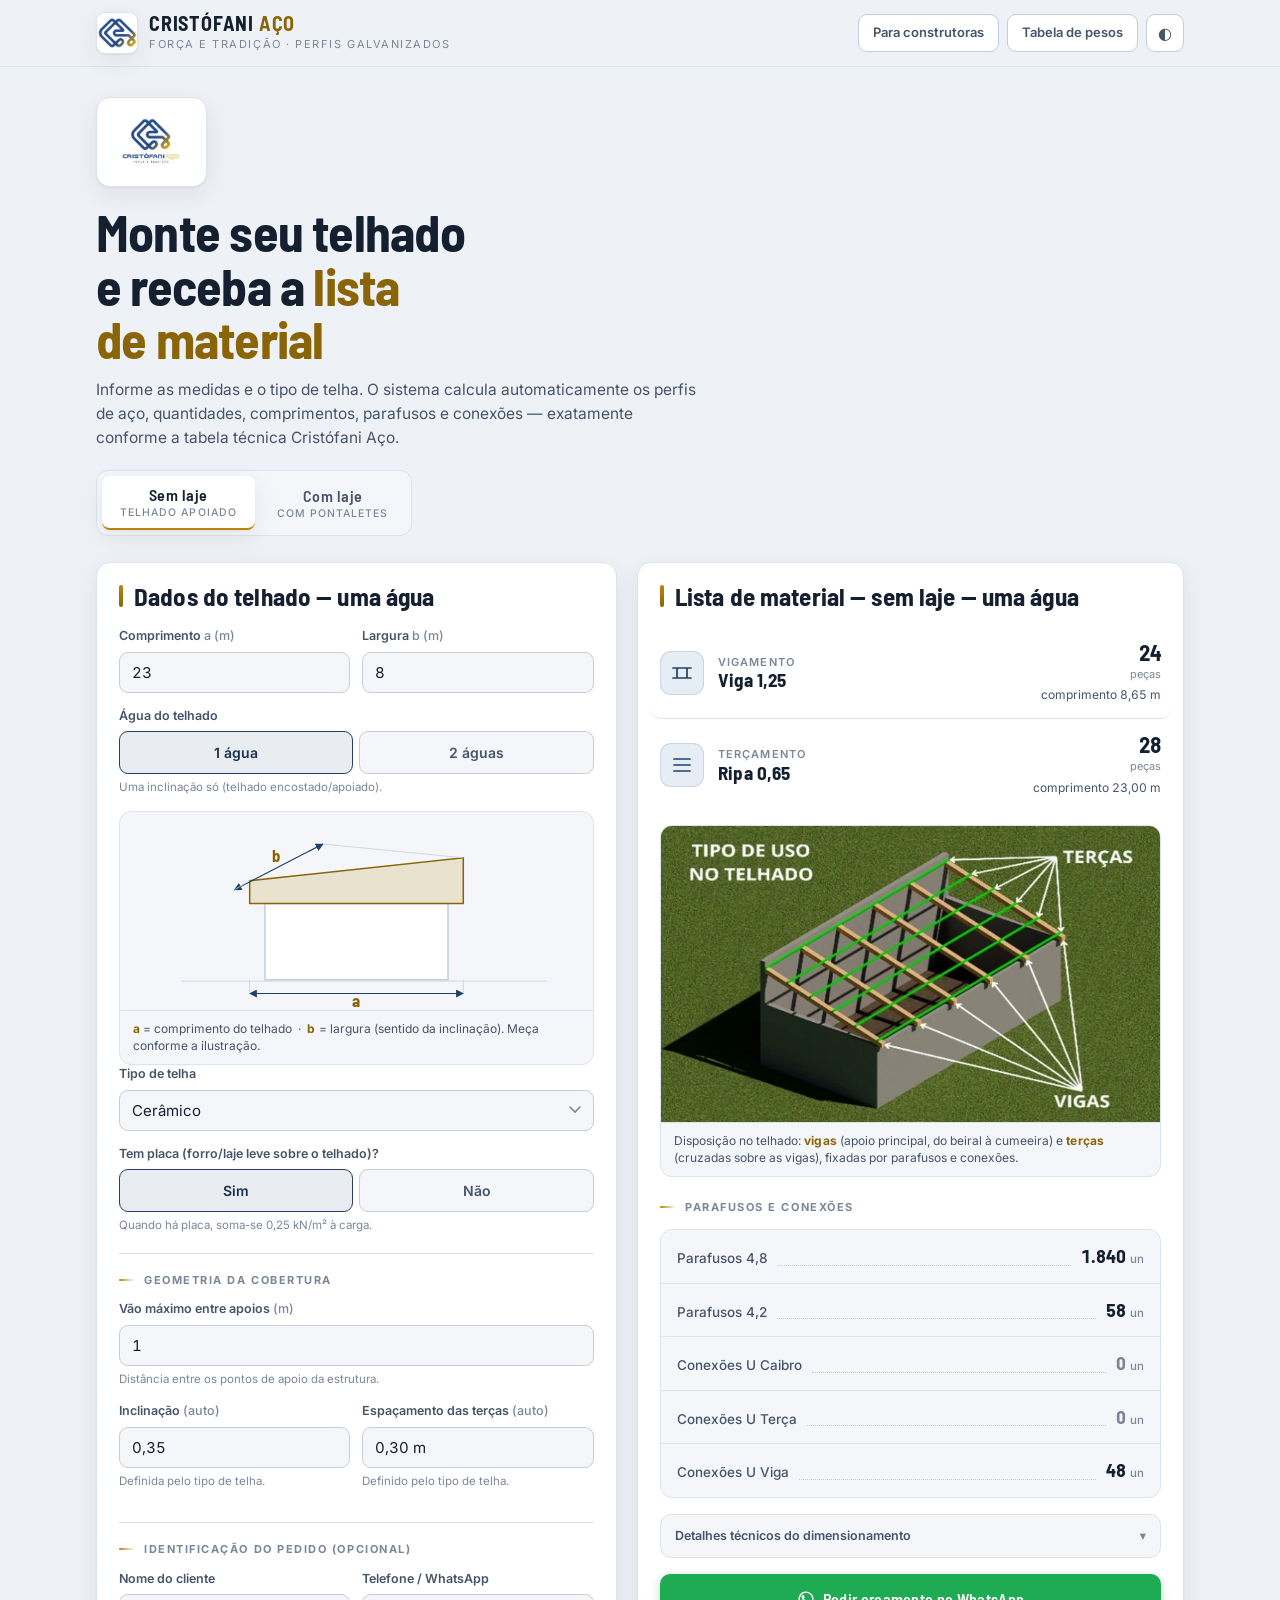
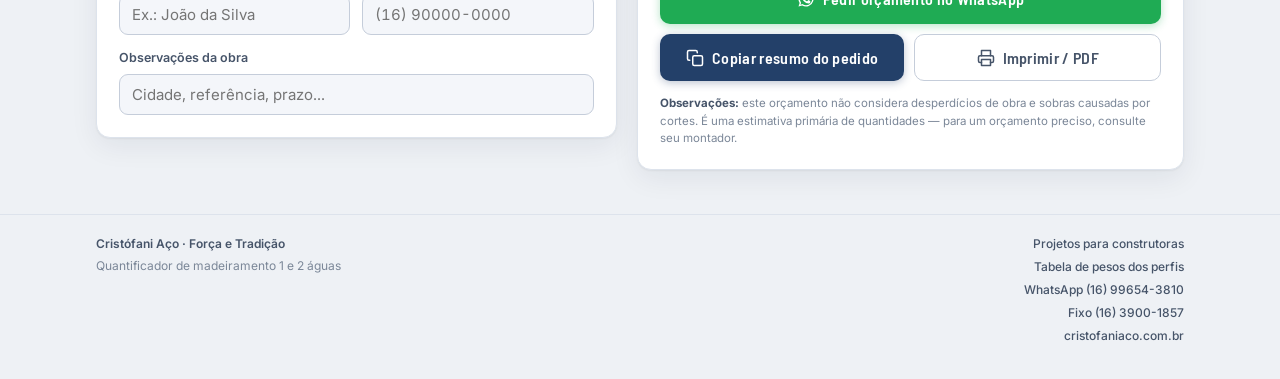
<file: index.html>
<!DOCTYPE html>
<html lang="pt-BR">
<head>
<meta charset="UTF-8">
<meta name="viewport" content="width=device-width, initial-scale=1.0">
<title>Quantificador Cristófani Aço</title>
<style>
  @import url('https://fonts.googleapis.com/css2?family=Barlow+Semi+Condensed:wght@500;600;700&family=Inter:wght@400;500;600;700&display=swap');

  :root{
    --bg:#eef1f5;
    --surface:#ffffff;
    --surface-2:#f4f6fa;
    --ink:#14202f;
    --ink-soft:#465469;
    --ink-faint:#7b8798;
    --line:#dde3ec;
    --line-strong:#c5cdda;
    --accent:#234069;
    --accent-ink:#1a3151;
    --gold:#b8860b;
    --gold-ink:#8a6508;
    --steel:#234069;
    --steel-soft:#e7edf5;
    --good:#1f8a54;
    --warn:#b45309;
    --danger:#c02626;
    --radius:14px;
    --shadow:0 1px 2px rgba(20,30,55,.06), 0 8px 28px rgba(20,30,55,.07);
    --fdisplay:'Barlow Semi Condensed', 'Arial Narrow', sans-serif;
    --fbody:'Inter', system-ui, sans-serif;
  }
  @media (prefers-color-scheme: dark){
    :root:not([data-theme="light"]){
      --bg:#0d1420; --surface:#141d2b; --surface-2:#1b2537;
      --ink:#e8edf5; --ink-soft:#a4b0c2; --ink-faint:#74839a;
      --line:#26324a; --line-strong:#38486a;
      --accent:#5a86c4; --accent-ink:#7ba1d6;
      --gold:#d9b64e; --gold-ink:#e6c86e;
      --steel:#5a86c4; --steel-soft:#1a2740;
      --good:#3fb877; --warn:#e0a34a; --danger:#f0605f;
      --shadow:0 1px 2px rgba(0,0,0,.35), 0 10px 30px rgba(0,0,0,.4);
    }
  }
  :root[data-theme="dark"]{
    --bg:#0d1420; --surface:#141d2b; --surface-2:#1b2537;
    --ink:#e8edf5; --ink-soft:#a4b0c2; --ink-faint:#74839a;
    --line:#26324a; --line-strong:#38486a;
    --accent:#5a86c4; --accent-ink:#7ba1d6;
    --gold:#d9b64e; --gold-ink:#e6c86e;
    --steel:#5a86c4; --steel-soft:#1a2740;
    --good:#3fb877; --warn:#e0a34a; --danger:#f0605f;
    --shadow:0 1px 2px rgba(0,0,0,.35), 0 10px 30px rgba(0,0,0,.4);
  }

  *{box-sizing:border-box}
  body{background:var(--bg);color:var(--ink);font-family:var(--fbody);line-height:1.5;margin:0}
  .wrap{max-width:1120px;margin:0 auto;padding-inline:16px;padding-block:0}

  header.top{position:sticky;top:env(safe-area-inset-top,0px);z-index:20;
    background:color-mix(in srgb, var(--bg) 88%, transparent);
    backdrop-filter:blur(10px);border-bottom:1px solid var(--line)}
  .top-in{display:flex;align-items:center;gap:14px;max-width:1120px;margin:0 auto;
    padding:12px 16px}
  .logo{display:flex;align-items:center;gap:11px;min-width:0}
  .logo .mark{width:42px;height:42px;flex:none;border-radius:9px;background:#fff;
    display:grid;place-items:center;box-shadow:var(--shadow);overflow:hidden;
    border:1px solid var(--line)}
  .logo .mark img{width:100%;height:100%;object-fit:contain}
  .logo .txt{min-width:0}
  .logo .brand{font-family:var(--fdisplay);font-weight:700;font-size:20px;letter-spacing:.04em;
    line-height:1;color:var(--ink)}
  .logo .brand b{color:var(--gold-ink);font-weight:700}
  .logo .sub{font-size:11px;letter-spacing:.14em;text-transform:uppercase;color:var(--ink-faint);
    margin-top:3px;white-space:nowrap;overflow:hidden;text-overflow:ellipsis}
  .top-actions{margin-left:auto;display:flex;gap:8px;align-items:center}
  .theme-btn{border:1px solid var(--line-strong);background:var(--surface);color:var(--ink-soft);
    width:38px;height:38px;border-radius:9px;cursor:pointer;display:grid;place-items:center;font-size:16px}
  .theme-btn:hover{border-color:var(--accent)}

  .intro{padding-block:30px 6px}
  .intro h1{font-family:var(--fdisplay);font-weight:700;font-size:clamp(26px,5.4vw,52px);
    letter-spacing:-.015em;line-height:1.03;margin:0 0 12px;text-wrap:balance;max-width:16ch;
    overflow-wrap:break-word}
  .intro h1 .em{color:var(--gold-ink)}
  .intro p{margin:0;color:var(--ink-soft);max-width:60ch;font-size:15.5px;line-height:1.55}

  .tabs{display:inline-flex;gap:4px;margin-top:20px;background:var(--surface-2);
    border:1px solid var(--line);border-radius:12px;padding:5px}
  .tab{appearance:none;border:0;background:transparent;color:var(--ink-soft);
    font-family:var(--fdisplay);font-weight:600;font-size:16px;letter-spacing:.03em;
    padding:9px 18px;border-radius:8px;cursor:pointer;transition:.15s}
  .tab[aria-selected="true"]{background:var(--surface);color:var(--ink);box-shadow:var(--shadow);
    border-bottom:2px solid var(--gold)}
  .tab .hint{display:block;font-family:var(--fbody);font-weight:500;font-size:10.5px;
    text-transform:uppercase;letter-spacing:.1em;color:var(--ink-faint);margin-top:2px}

  .grid{display:grid;grid-template-columns:minmax(0,1fr) minmax(0,1.05fr);gap:20px;
    margin-top:20px;padding-bottom:44px;align-items:start}
  @media(max-width:820px){.grid{grid-template-columns:1fr}}

  .card{background:var(--surface);border:1px solid var(--line);border-radius:var(--radius);
    box-shadow:var(--shadow);animation:riseIn .55s cubic-bezier(.16,.84,.44,1) both}
  .res-wrap .card{animation-delay:.08s}
  @keyframes riseIn{from{opacity:0;transform:translateY(12px)}to{opacity:1;transform:none}}
  @media (prefers-reduced-motion: reduce){
    .card,.btn{animation:none!important;transition:none!important}
    .btn:hover{transform:none}
  }
  .card-h{padding:20px 22px 0}
  .card-h h2{font-family:var(--fdisplay);font-weight:700;font-size:25px;margin:0;
    letter-spacing:.005em;line-height:1.05;display:flex;align-items:center;gap:11px}
  .card-h h2::before{content:"";width:4px;height:.86em;border-radius:2px;flex:none;
    background:linear-gradient(var(--gold),var(--gold-ink))}
  .card-b{padding:18px 22px 22px}

  .field{margin-bottom:14px}
  .field:last-child{margin-bottom:0}
  .field label{display:block;font-size:12.5px;font-weight:600;color:var(--ink-soft);margin-bottom:6px}
  .field label .u{color:var(--ink-faint);font-weight:500}
  .field .tip{font-size:11.5px;color:var(--ink-faint);margin-top:5px}
  .row2{display:grid;grid-template-columns:1fr 1fr;gap:12px}
  input[type=text],select{width:100%;font-family:var(--fbody);font-size:15px;color:var(--ink);
    background:var(--surface-2);border:1px solid var(--line-strong);border-radius:9px;
    padding:10px 12px;transition:.15s}
  input[type=text]{font-variant-numeric:tabular-nums}
  input:focus,select:focus{outline:none;border-color:var(--accent);
    box-shadow:0 0 0 3px color-mix(in srgb,var(--accent) 20%, transparent)}
  select{cursor:pointer;appearance:none;
    background-image:url("data:image/svg+xml,%3Csvg xmlns='http://www.w3.org/2000/svg' width='12' height='8' viewBox='0 0 12 8'%3E%3Cpath d='M1 1l5 5 5-5' fill='none' stroke='%237b8593' stroke-width='1.6' stroke-linecap='round'/%3E%3C/svg%3E");
    background-repeat:no-repeat;background-position:right 12px center;padding-right:34px}
  .seg{display:flex;gap:6px}
  .seg label{flex:1;margin:0}
  .seg input{position:absolute;opacity:0;pointer-events:none}
  .seg .opt{display:block;text-align:center;padding:10px;border:1px solid var(--line-strong);
    border-radius:9px;cursor:pointer;font-size:14px;font-weight:600;color:var(--ink-soft);
    background:var(--surface-2);transition:.15s}
  .seg input:checked + .opt{border-color:var(--accent);color:var(--accent-ink);
    background:color-mix(in srgb,var(--accent) 10%, var(--surface))}
  .seg input:focus-visible + .opt{box-shadow:0 0 0 3px color-mix(in srgb,var(--accent) 20%, transparent)}
  .divider{height:1px;background:var(--line);margin:18px 0}
  .sec-label{display:flex;align-items:center;gap:9px;font-size:11px;font-weight:700;
    letter-spacing:.14em;text-transform:uppercase;color:var(--ink-faint);margin-bottom:12px}
  .sec-label::before{content:"";width:16px;height:2px;border-radius:1px;flex:none;
    background:linear-gradient(90deg,var(--gold),transparent)}

  .res-wrap{position:sticky;top:calc(env(safe-area-inset-top,0px) + 80px)}
  @media(max-width:820px){.res-wrap{position:static}}

  .matlist{list-style:none;margin:0;padding:0}
  .mat{display:grid;grid-template-columns:auto 1fr auto;gap:14px;align-items:center;
    padding:14px 10px;margin:0 -10px;border-bottom:1px solid var(--line);border-radius:10px;
    transition:background .15s ease}
  .mat:last-child{border-bottom:0}
  .mat:hover{background:var(--surface-2)}
  .mat .ic{width:44px;height:44px;flex:none;border-radius:11px;background:var(--steel-soft);
    display:grid;place-items:center;color:var(--steel);border:1px solid color-mix(in srgb,var(--steel) 14%,transparent)}
  .mat .ic svg{width:24px;height:24px}
  .mat .who{min-width:0}
  .mat .who .role{font-size:11px;font-weight:600;letter-spacing:.1em;text-transform:uppercase;
    color:var(--ink-faint)}
  .mat .who .perfil{font-family:var(--fdisplay);font-weight:700;font-size:19px;letter-spacing:.01em;
    line-height:1.1;color:var(--ink)}
  .mat .who .perfil.na{color:var(--danger);font-size:15px}
  .mat .qty{text-align:right;white-space:nowrap}
  .mat .qty .n{font-family:var(--fdisplay);font-weight:700;font-size:22px;
    font-variant-numeric:tabular-nums;line-height:1;color:var(--ink)}
  .mat .qty .lbl{font-size:11px;color:var(--ink-faint);margin-top:3px}
  .mat .qty .len{font-size:12px;color:var(--ink-soft);margin-top:4px;font-variant-numeric:tabular-nums}

  .speclist{margin-top:14px;border:1px solid var(--line);border-radius:12px;overflow:hidden;
    background:var(--surface-2)}
  .specrow{display:flex;align-items:baseline;gap:10px;padding:12px 16px;border-top:1px solid var(--line)}
  .specrow:first-child{border-top:0}
  .specrow .k{font-size:13.5px;color:var(--ink-soft);font-weight:500}
  .specrow .leader{flex:1;border-bottom:1px dotted var(--line-strong);align-self:flex-end;
    margin-bottom:5px;min-width:16px}
  .specrow .v{font-family:var(--fdisplay);font-weight:700;font-size:19px;color:var(--ink);
    font-variant-numeric:tabular-nums;white-space:nowrap}
  .specrow .v .un{font-family:var(--fbody);font-weight:500;font-size:11.5px;color:var(--ink-faint);
    margin-left:4px}
  .specrow.zero .v{color:var(--ink-faint)}

  details.tech{margin-top:16px;border:1px solid var(--line);border-radius:11px;background:var(--surface-2);
    overflow:hidden}
  details.tech summary{cursor:pointer;padding:12px 14px;font-size:12.5px;font-weight:600;
    color:var(--ink-soft);list-style:none;display:flex;align-items:center;gap:8px}
  details.tech summary::-webkit-details-marker{display:none}
  details.tech summary .chev{margin-left:auto;transition:.2s;color:var(--ink-faint)}
  details.tech[open] summary .chev{transform:rotate(180deg)}
  .tech-tbl{width:100%;border-collapse:collapse;font-size:12.5px}
  .tech-tbl td{padding:8px 14px;border-top:1px solid var(--line)}
  .tech-tbl td:first-child{color:var(--ink-soft)}
  .tech-tbl td:last-child{text-align:right;font-variant-numeric:tabular-nums;font-weight:600;color:var(--ink)}

  .actions{display:flex;gap:10px;margin-top:16px;flex-wrap:wrap}
  .btn{flex:1;min-width:140px;appearance:none;border:0;cursor:pointer;font-family:var(--fdisplay);
    font-weight:600;font-size:16px;letter-spacing:.02em;padding:13px 16px;border-radius:10px;
    display:inline-flex;align-items:center;justify-content:center;gap:8px;transition:.15s}
  .btn svg{width:18px;height:18px}
  .btn{transition:transform .15s ease, background .15s ease, border-color .15s ease, box-shadow .15s ease}
  .btn-primary{background:var(--accent);color:#fff;box-shadow:0 2px 8px color-mix(in srgb,var(--accent) 30%,transparent)}
  .btn-primary:hover{background:var(--accent-ink);transform:translateY(-1px);
    box-shadow:0 8px 20px color-mix(in srgb,var(--accent) 34%,transparent)}
  .btn-ghost{background:var(--surface);color:var(--ink-soft);border:1px solid var(--line-strong)}
  .btn-ghost:hover{border-color:var(--accent);color:var(--accent-ink);transform:translateY(-1px)}
  .btn:active{transform:translateY(0)}
  .btn:focus-visible{outline:none;box-shadow:0 0 0 3px color-mix(in srgb,var(--accent) 32%,transparent)}
  .btn-wa{flex:1 1 100%;background:#1fab54;color:#fff;text-decoration:none;
    box-shadow:0 2px 8px rgba(31,171,84,.32)}
  .btn-wa:hover{background:#188f45;transform:translateY(-1px);box-shadow:0 8px 20px rgba(31,171,84,.36)}
  .btn-wa:focus-visible{box-shadow:0 0 0 3px rgba(31,171,84,.4)}

  .note{margin-top:14px;font-size:11.5px;color:var(--ink-faint);line-height:1.5}
  .note b{color:var(--ink-soft)}

  .logo-band{display:inline-flex;background:#fff;border:1px solid var(--line);border-radius:14px;
    padding:12px 20px;box-shadow:var(--shadow);margin-bottom:18px}
  .logo-band img{height:64px;width:auto;display:block}
  figure.diag{margin:14px 0 0;border:1px solid var(--line);border-radius:12px;overflow:hidden;
    background:var(--surface-2)}
  figure.diag img{display:block;width:100%;height:auto}
  figure.diag svg{display:block;width:100%;height:auto}
  figure.diag figcaption{padding:9px 13px;font-size:12px;color:var(--ink-soft);
    border-top:1px solid var(--line);line-height:1.45}
  figure.diag figcaption b{color:var(--gold-ink);font-weight:700;letter-spacing:.02em}

  .toast{position:fixed;left:50%;bottom:24px;transform:translateX(-50%) translateY(20px);
    background:var(--steel);color:#fff;padding:11px 20px;border-radius:10px;font-size:14px;font-weight:600;
    box-shadow:0 10px 30px rgba(0,0,0,.25);opacity:0;pointer-events:none;transition:.25s;z-index:50}
  .toast.show{opacity:1;transform:translateX(-50%) translateY(0)}

  footer{border-top:1px solid var(--line);padding:20px 0 34px;color:var(--ink-faint);font-size:12px}
  footer .wrap{display:flex;justify-content:space-between;gap:16px;flex-wrap:wrap;align-items:flex-start}
  .fcontacts{display:flex;flex-direction:column;gap:5px;text-align:right}
  @media(max-width:560px){.fcontacts{text-align:left}}
  .fcontacts a{color:var(--ink-soft);text-decoration:none;font-weight:500}
  .fcontacts a:hover{color:var(--gold-ink)}

  @media print{
    header.top,.tabs,.actions,.theme-btn,.intro p,footer{display:none!important}
    body{background:#fff}
    .card{box-shadow:none;border-color:#ccc;break-inside:avoid}
    .grid{grid-template-columns:1fr 1fr}
  }
</style>
</head>
<body>
<header class="top">
  <div class="top-in">
    <div class="logo">
      <div class="mark">
        <img src="[data-uri]" alt="Cristófani Aço">
      </div>
      <div class="txt">
        <div class="brand">CRISTÓFANI <b>AÇO</b></div>
        <div class="sub">Força e Tradição · Perfis Galvanizados</div>
      </div>
    </div>
    <div class="top-actions">
      <a class="theme-btn" style="width:auto;padding:0 14px;font-size:13px;font-family:var(--fbody);font-weight:600;text-decoration:none;color:var(--ink-soft)" href="projetos-construtoras.html" title="Projetos estruturais para construtoras">Para construtoras</a>
      <a class="theme-btn" style="width:auto;padding:0 14px;font-size:13px;font-family:var(--fbody);font-weight:600;text-decoration:none;color:var(--ink-soft)" href="tabela-pesos-perfis.html" title="Tabela de pesos dos perfis">Tabela de pesos</a>
      <button class="theme-btn" id="themeBtn" title="Alternar tema" aria-label="Alternar tema">◐</button>
    </div>
  </div>
</header>

<main class="wrap">
  <section class="intro">
    <div class="logo-band">
      <img src="[data-uri]" alt="Cristófani Aço — Força e Tradição">
    </div>
    <h1>Monte seu telhado e receba a <span class="em">lista de material</span></h1>
    <p>Informe as medidas e o tipo de telha. O sistema calcula automaticamente os perfis de aço,
       quantidades, comprimentos, parafusos e conexões — exatamente conforme a tabela técnica Cristófani Aço.</p>

    <div class="tabs" role="tablist" aria-label="Tipo de estrutura">
      <button class="tab" id="tab-sem" role="tab" aria-selected="true" aria-controls="panel">
        Sem laje<span class="hint">Telhado apoiado</span>
      </button>
      <button class="tab" id="tab-com" role="tab" aria-selected="false" aria-controls="panel">
        Com laje<span class="hint">Com pontaletes</span>
      </button>
    </div>
  </section>

  <div class="grid" id="panel" role="tabpanel">
    <div class="card">
      <div class="card-h">
        <h2 id="formTitle">Dados do telhado</h2>
      </div>
      <div class="card-b">
        <div class="row2">
          <div class="field">
            <label for="a">Comprimento <span class="u">a (m)</span></label>
            <input type="text" id="a" inputmode="decimal" value="23">
          </div>
          <div class="field">
            <label for="b">Largura <span class="u">b (m)</span><span id="bHint"></span></label>
            <input type="text" id="b" inputmode="decimal" value="8">
          </div>
        </div>

        <div class="field">
          <label>Água do telhado</label>
          <div class="seg" role="radiogroup" aria-label="Número de águas">
            <label><input type="radio" name="aguas" value="1" checked><span class="opt">1 água</span></label>
            <label><input type="radio" name="aguas" value="2"><span class="opt">2 águas</span></label>
          </div>
          <div class="tip" id="aguasTip">Uma inclinação só (telhado encostado/apoiado).</div>
        </div>
        <figure class="diag" id="diagUma">
          <svg viewBox="0 0 620 260" xmlns="http://www.w3.org/2000/svg" role="img" aria-label="Casa com telhado de uma água mostrando as medidas a e b">
            <defs>
              <marker id="arrowUma" viewBox="0 0 10 10" refX="9" refY="5" markerWidth="7" markerHeight="7" orient="auto-start-reverse">
                <path d="M0,0 L10,5 L0,10 z" fill="var(--accent)"/>
              </marker>
            </defs>
            <line x1="80" y1="222" x2="560" y2="222" stroke="var(--line)" stroke-width="2"/>
            <polygon points="190,220 190,120 430,120 430,220" fill="var(--surface)" stroke="var(--line-strong)" stroke-width="2"/>
            <polygon points="170,120 450,120 450,60 170,90" fill="var(--gold)" fill-opacity="0.18" stroke="var(--gold-ink)" stroke-width="2"/>
            <line x1="150" y1="102" x2="266" y2="42" stroke="var(--accent)" stroke-width="1.5" marker-start="url(#arrowUma)" marker-end="url(#arrowUma)"/>
            <line x1="170" y1="90" x2="150" y2="102" stroke="var(--line-strong)" stroke-width="1"/>
            <line x1="450" y1="60" x2="266" y2="42" stroke="var(--line-strong)" stroke-width="1"/>
            <text x="205" y="65" text-anchor="middle" font-family="'Barlow Semi Condensed',sans-serif" font-weight="700" font-size="22" fill="var(--gold-ink)">b</text>
            <line x1="170" y1="238" x2="450" y2="238" stroke="var(--accent)" stroke-width="1.5" marker-start="url(#arrowUma)" marker-end="url(#arrowUma)"/>
            <line x1="170" y1="220" x2="170" y2="238" stroke="var(--line-strong)" stroke-width="1"/>
            <line x1="450" y1="220" x2="450" y2="238" stroke="var(--line-strong)" stroke-width="1"/>
            <text x="310" y="255" text-anchor="middle" font-family="'Barlow Semi Condensed',sans-serif" font-weight="700" font-size="22" fill="var(--gold-ink)">a</text>
          </svg>
          <figcaption><b>a</b> = comprimento do telhado &nbsp;·&nbsp; <b>b</b> = largura (sentido da inclinação). Meça conforme a ilustração.</figcaption>
        </figure>

        <figure class="diag" id="diagDuas" hidden>
          <svg viewBox="0 0 620 260" xmlns="http://www.w3.org/2000/svg" role="img" aria-label="Casa com telhado de duas águas mostrando as medidas a e b de cada água">
            <defs>
              <marker id="arrowDuas" viewBox="0 0 10 10" refX="9" refY="5" markerWidth="7" markerHeight="7" orient="auto-start-reverse">
                <path d="M0,0 L10,5 L0,10 z" fill="var(--accent)"/>
              </marker>
            </defs>
            <line x1="90" y1="222" x2="600" y2="222" stroke="var(--line)" stroke-width="2"/>
            <polygon points="170,140 350,140 350,220 170,220" fill="var(--surface)" stroke="var(--line-strong)" stroke-width="2"/>
            <polygon points="350,140 550,100 550,180 350,220" fill="var(--surface-2)" stroke="var(--line-strong)" stroke-width="2"/>
            <polygon points="150,140 260,70 460,30 350,100" fill="var(--gold)" fill-opacity="0.10" stroke="var(--line-strong)" stroke-width="1.5"/>
            <polygon points="370,140 260,70 460,30 570,100" fill="var(--gold)" fill-opacity="0.14" stroke="var(--line-strong)" stroke-width="1.5"/>
            <polygon points="150,140 260,70 370,140" fill="var(--gold)" fill-opacity="0.20" stroke="var(--gold-ink)" stroke-width="2"/>
            <line x1="260" y1="70" x2="460" y2="30" stroke="var(--accent)" stroke-width="3" stroke-dasharray="6 4"/>
            <text x="360" y="50" text-anchor="middle" font-family="Inter,sans-serif" font-style="italic" font-size="11" fill="var(--ink-faint)">cumeeira</text>
            <line x1="138.2" y1="121.5" x2="248.2" y2="51.5" stroke="var(--accent)" stroke-width="1.5" marker-start="url(#arrowDuas)" marker-end="url(#arrowDuas)"/>
            <line x1="150" y1="140" x2="138.2" y2="121.5" stroke="var(--line-strong)" stroke-width="1"/>
            <line x1="260" y1="70" x2="248.2" y2="51.5" stroke="var(--line-strong)" stroke-width="1"/>
            <text x="186" y="75" text-anchor="middle" font-family="'Barlow Semi Condensed',sans-serif" font-weight="700" font-size="20" fill="var(--gold-ink)">b</text>
            <line x1="271.8" y1="51.5" x2="381.8" y2="121.5" stroke="var(--accent)" stroke-width="1.5" marker-start="url(#arrowDuas)" marker-end="url(#arrowDuas)"/>
            <line x1="260" y1="70" x2="271.8" y2="51.5" stroke="var(--line-strong)" stroke-width="1"/>
            <line x1="370" y1="140" x2="381.8" y2="121.5" stroke="var(--line-strong)" stroke-width="1"/>
            <text x="334" y="75" text-anchor="middle" font-family="'Barlow Semi Condensed',sans-serif" font-weight="700" font-size="20" fill="var(--gold-ink)">b</text>
            <line x1="256.1" y1="50.4" x2="456.1" y2="10.4" stroke="var(--accent)" stroke-width="1.5" marker-start="url(#arrowDuas)" marker-end="url(#arrowDuas)"/>
            <line x1="260" y1="70" x2="256.1" y2="50.4" stroke="var(--line-strong)" stroke-width="1"/>
            <line x1="460" y1="30" x2="456.1" y2="10.4" stroke="var(--line-strong)" stroke-width="1"/>
            <text x="353" y="17" text-anchor="middle" font-family="'Barlow Semi Condensed',sans-serif" font-weight="700" font-size="20" fill="var(--gold-ink)">a</text>
          </svg>
          <figcaption><b>a</b> = comprimento (sentido da cumeeira) &nbsp;·&nbsp; <b>b</b> = largura de cada água (repetida nos dois lados, do beiral até a cumeeira). As quantidades de material já somam as duas águas.</figcaption>
        </figure>

        <div class="field">
          <label for="telha">Tipo de telha</label>
          <select id="telha">
            <option>Cerâmico</option>
            <option>Concreto</option>
            <option>Fibrocimento</option>
            <option>Aço galvanizado</option>
            <option>Termoacústico</option>
            <option>Shingle</option>
          </select>
        </div>

        <div class="field">
          <label>Tem placa (forro/laje leve sobre o telhado)?</label>
          <div class="seg" role="radiogroup" aria-label="Tem placa">
            <label><input type="radio" name="placa" value="Sim" checked><span class="opt">Sim</span></label>
            <label><input type="radio" name="placa" value="Não"><span class="opt">Não</span></label>
          </div>
          <div class="tip">Quando há placa, soma-se 0,25 kN/m² à carga.</div>
        </div>

        <div class="divider"></div>
        <div class="sec-label">Geometria da cobertura</div>

        <div class="field">
          <label for="vao">Vão máximo entre apoios <span class="u">(m)</span></label>
          <input type="text" id="vao" inputmode="decimal" value="1">
          <div class="tip" id="vaoTip">Distância entre os pontos de apoio da estrutura.</div>
        </div>

        <div id="semExtra">
          <div class="row2">
            <div class="field">
              <label>Inclinação <span class="u">(auto)</span></label>
              <input type="text" id="incAuto" value="—" readonly>
              <div class="tip">Definida pelo tipo de telha.</div>
            </div>
            <div class="field">
              <label>Espaçamento das terças <span class="u">(auto)</span></label>
              <input type="text" id="espAuto" value="—" readonly>
              <div class="tip">Definido pelo tipo de telha.</div>
            </div>
          </div>
        </div>

        <div id="comExtra" hidden>
          <div class="row2">
            <div class="field">
              <label for="inc">Inclinação <span class="u">(i, ex: 0,10)</span></label>
              <input type="text" id="inc" inputmode="decimal" value="0,10">
            </div>
            <div class="field">
              <label for="esp">Espaçamento das terças <span class="u">(m)</span></label>
              <input type="text" id="esp" inputmode="decimal" value="1,5">
              <div class="tip">Recomenda-se não passar de 1,2 m no vão da ripa.</div>
            </div>
          </div>
          <div class="row2">
            <div class="field">
              <label for="pont">Pontaletes por linha <span class="u">(un)</span></label>
              <input type="text" id="pont" inputmode="decimal" value="4">
            </div>
            <div class="field">
              <label for="alt">Altura média dos pontaletes <span class="u">(m)</span></label>
              <input type="text" id="alt" inputmode="decimal" value="1">
            </div>
          </div>
        </div>

        <div class="divider"></div>
        <div class="sec-label">Identificação do pedido (opcional)</div>
        <div class="row2">
          <div class="field">
            <label for="cliNome">Nome do cliente</label>
            <input type="text" id="cliNome" placeholder="Ex.: João da Silva">
          </div>
          <div class="field">
            <label for="cliTel">Telefone / WhatsApp</label>
            <input type="text" id="cliTel" placeholder="(16) 90000-0000">
          </div>
        </div>
        <div class="field">
          <label for="cliObs">Observações da obra</label>
          <input type="text" id="cliObs" placeholder="Cidade, referência, prazo...">
        </div>
      </div>
    </div>
    <div class="res-wrap">
      <div class="card">
        <div class="card-h">
          <h2 id="resTitle">Lista de material</h2>
        </div>
        <div class="card-b">
          <ul class="matlist" id="matlist"></ul>

          <figure class="diag" id="estruturaUma">
            <img src="[data-uri]" alt="Estrutura de uma água: vigas apoiadas na parede e terças cruzadas sobre elas">
            <figcaption>Disposição no telhado: <b>vigas</b> (apoio principal, do beiral à cumeeira) e <b>terças</b> (cruzadas sobre as vigas), fixadas por parafusos e conexões.</figcaption>
          </figure>
          <figure class="diag" id="estruturaDuas" hidden>
            <img src="[data-uri]" alt="Estrutura de duas águas: vigas e terças espelhadas nos dois lados, encontrando-se na cumeeira central">
            <figcaption>Disposição no telhado: <b>vigas</b> e <b>terças</b> se repetem espelhadas nos dois lados, encontrando-se na cumeeira central, fixadas por parafusos e conexões.</figcaption>
          </figure>

          <div class="sec-label" style="margin-top:22px">Parafusos e conexões</div>
          <div class="speclist" id="tiles"></div>

          <details class="tech">
            <summary>Detalhes técnicos do dimensionamento
              <span class="chev">▾</span></summary>
            <table class="tech-tbl"><tbody id="techBody"></tbody></table>
          </details>

          <div class="actions">
            <a class="btn btn-wa" id="waBtn" href="https://wa.me/5516996543810" target="_blank" rel="noopener">
              <svg viewBox="0 0 24 24" fill="currentColor" aria-hidden="true"><path d="M17.5 14.4c-.3-.2-1.7-.8-2-.9-.3-.1-.5-.2-.7.2-.2.3-.7.9-.9 1.1-.2.2-.3.2-.6.1-.3-.2-1.2-.5-2.3-1.4-.9-.8-1.4-1.7-1.6-2-.2-.3 0-.5.1-.6.1-.1.3-.3.4-.5.1-.2.2-.3.3-.5.1-.2 0-.4 0-.5 0-.1-.7-1.6-.9-2.2-.2-.6-.5-.5-.7-.5h-.6c-.2 0-.5.1-.8.4-.3.3-1 1-1 2.5s1.1 2.9 1.2 3.1c.2.2 2.1 3.2 5 4.5.7.3 1.2.5 1.7.6.7.2 1.3.2 1.8.1.6-.1 1.7-.7 1.9-1.3.2-.7.2-1.2.2-1.3-.1-.2-.3-.2-.6-.4z"/><path d="M12 2a10 10 0 0 0-8.5 15.3L2 22l4.8-1.5A10 10 0 1 0 12 2zm0 18.2c-1.5 0-3-.4-4.3-1.2l-.3-.2-2.8.9.9-2.8-.2-.3A8.2 8.2 0 1 1 12 20.2z"/></svg>
              Pedir orçamento no WhatsApp
            </a>
            <button class="btn btn-primary" id="copyBtn">
              <svg viewBox="0 0 24 24" fill="none" stroke="currentColor" stroke-width="2" stroke-linecap="round" stroke-linejoin="round"><rect x="9" y="9" width="13" height="13" rx="2"/><path d="M5 15H4a2 2 0 0 1-2-2V4a2 2 0 0 1 2-2h9a2 2 0 0 1 2 2v1"/></svg>
              Copiar resumo do pedido
            </button>
            <button class="btn btn-ghost" id="printBtn">
              <svg viewBox="0 0 24 24" fill="none" stroke="currentColor" stroke-width="2" stroke-linecap="round" stroke-linejoin="round"><path d="M6 9V2h12v7"/><path d="M6 18H4a2 2 0 0 1-2-2v-5a2 2 0 0 1 2-2h16a2 2 0 0 1 2 2v5a2 2 0 0 1-2 2h-2"/><rect x="6" y="14" width="12" height="8"/></svg>
              Imprimir / PDF
            </button>
          </div>

          <div class="note">
            <b>Observações:</b> este orçamento não considera desperdícios de obra e sobras causadas por
            cortes. É uma estimativa primária de quantidades — para um orçamento preciso, consulte seu montador.
          </div>
        </div>
      </div>
    </div>
  </div>
</main>

<footer>
  <div class="wrap">
    <div>
      <div style="color:var(--ink-soft);font-weight:600">Cristófani Aço · Força e Tradição</div>
      <div style="margin-top:4px">Quantificador de madeiramento 1 e 2 águas</div>
    </div>
    <div class="fcontacts">
      <a href="projetos-construtoras.html">Projetos para construtoras</a>
      <a href="tabela-pesos-perfis.html">Tabela de pesos dos perfis</a>
      <a href="https://wa.me/5516996543810" target="_blank" rel="noopener">WhatsApp (16) 99654-3810</a>
      <a href="tel:+551639001857">Fixo (16) 3900-1857</a>
      <a href="https://cristofaniaco.com.br" target="_blank" rel="noopener">cristofaniaco.com.br</a>
    </div>
  </div>
</footer>

<div class="toast" id="toast">Resumo copiado!</div>
<script>
/* ===== Tabela técnica (idêntica à planilha "Calculo Perfis alterado") =====
   Materiais da nova tabela: Ripa 0,65 · Caibro Fechado 0,65 · Caibro Fechado 0,80
   · Terça 0,80 · Terça 0,95 · Terça 1,25 · Viga 1,25 · Viga 1,55            */

const SEM_LOOKUP = [
  ["Ripa 0,65", 13487.4],
  ["Caibro Fechado 0,65", 99473.05636666653],
  ["Caibro Fechado 0,80", 121517.90386666637],
  ["Terça 0,80", 684498.2959083343],
  ["Terça 0,95", 762821.3180750012],
  ["Terça 1,25", 995047.109375],
  ["Viga 1,25", 3548025.1822916665],
  ["Viga 1,55", 4375232],
];
const COM_VIGA_LOOKUP = [
  ["Caibro Fechado 0,65", 99473.05636666653],
  ["Caibro Fechado 0,80", 121517.90386666637],
  ["Terça 0,80", 684498.2959083343],
  ["Terça 0,95", 762821.3180750012],
  ["Terça 1,25", 995047.109375],
  ["Viga 1,25", 3548025.1822916665],
];
const COM_TERCA_LOOKUP = [
  ["Ripa 0,65", 13487.4],
  ["Caibro Fechado 0,65", 99473.05636666653],
  ["Caibro Fechado 0,80", 121517.90386666637],
  ["Terça 0,80", 684498.2959083343],
  ["Terça 0,95", 762821.3180750012],
  ["Terça 1,25", 995047.109375],
  ["Viga 1,25", 3548025.1822916665],
  ["Viga 1,55", 4375232],
];
const TELHAS = {
  "Cerâmico":        {carga:0.60, i:0.35, esp:0.30, paraf:10},
  "Concreto":        {carga:0.51, i:0.35, esp:0.30, paraf:10},
  "Fibrocimento":    {carga:0.24, i:0.27, esp:1.76, paraf:8},
  "Aço galvanizado": {carga:0.14, i:0.07, esp:1.50, paraf:5},
  "Termoacústico":   {carga:0.13, i:0.07, esp:1.50, paraf:5},
  "Shingle":         {carga:0.64, i:0.17, esp:0.60, paraf:12},
};

const ceil1  = x => Math.ceil(x);
const ceil05 = x => Math.ceil(x/0.05)*0.05;
const inercia = (carga, vao) => { const defl = vao/120;
  return ((5*carga*Math.pow(vao,4))/(384*206000000*defl))*1e12; };
function pickFromList(need, list){
  for(const [name,I] of list){ if(I > need) return name; }
  return "Não atendido";
}

/* ===== Cálculos (réplica exata das abas) — sempre por UMA água ===== */
function calcSemLaje(a,b,telhaNome,placa,vao){
  const t = TELHAS[telhaNome];
  const iPct = t.i, angle = Math.atan(iPct);
  const carga = t.carga + (placa ? 0.25 : 0);
  const esp = t.esp;

  const vNeed = inercia(carga*vao, b);
  const vigaPerfil = pickFromList(vNeed, SEM_LOOKUP);
  const tNeed = inercia(carga*esp, vao);
  const tercaPerfil = pickFromList(tNeed, SEM_LOOKUP);

  const nA = ceil1(a/vao)+1, nB = ceil1(b/esp)+1;
  const vigaComp = ceil05((b/Math.abs(Math.cos(angle)))+0.15);

  const has = (p,w)=>p.includes(w);
  return {
    modo:"Sem laje", aguas:1, a,b,telha:telhaNome,placa,vao,iPct,esp,carga,angle,
    viga:{perfil:vigaPerfil, qtd:nA, comp:vigaComp, need:vNeed},
    terca:{perfil:tercaPerfil, qtd:nB, comp:a, need:tNeed},
    pontalete:null,
    paraf48: t.paraf*a*b,
    paraf42: (telhaNome==="Cerâmico"||telhaNome==="Concreto") ? nB*2+2 : 0,
    conexCaibro:(has(vigaPerfil,"Caibro")?nA*2:0)+(has(tercaPerfil,"Caibro")?nB*nA:0),
    conexTerca:(has(vigaPerfil,"Terça")?nA*2:0)+(has(tercaPerfil,"Terça")?nB*nA:0),
    conexViga:(has(vigaPerfil,"Viga")?nA*2:0)+(has(tercaPerfil,"Viga")?nB*nA:0),
  };
}
function calcComLaje(a,b,telhaNome,placa,iPct,vao,esp,pont,alt){
  const t = TELHAS[telhaNome];
  const angle = Math.atan(iPct);
  const carga = t.carga + (placa ? 0.25 : 0);

  const vNeed = inercia(carga*vao, b/(pont+1));
  const vigaPerfil = pickFromList(vNeed, COM_VIGA_LOOKUP);
  const tNeed = inercia(carga*esp, vao);
  const tercaPerfil = pickFromList(tNeed, COM_TERCA_LOOKUP);

  const nA = ceil1(a/vao)+1, nB = ceil1(b/esp)+1;
  const vigaComp = ceil05((b/Math.abs(Math.cos(angle)))+0.15);

  const has = (p,w)=>p.includes(w);
  return {
    modo:"Com laje", aguas:1, a,b,telha:telhaNome,placa,vao,iPct,esp,carga,angle,pont,alt,
    viga:{perfil:vigaPerfil, qtd:nA, comp:vigaComp, need:vNeed, total:nA*vigaComp},
    terca:{perfil:tercaPerfil, qtd:nB, comp:a, need:tNeed, total:nB*a},
    pontalete:{perfil:vigaPerfil, metros: alt*pont*nA},
    paraf48: (t.paraf*a*b)+(pont*nA*4),
    paraf42: (telhaNome==="Cerâmico"||telhaNome==="Concreto") ? nB*2+2 : 0,
    conexCaibro:(has(vigaPerfil,"Caibro")?nA*2:0)+(has(tercaPerfil,"Caibro")?nB*nA:0)+(pont*nA*2),
    conexTerca:null, conexViga:null,
  };
}

/* ===== Duas águas: cada água é estruturalmente independente e espelhada.
   O quantificador soma os dois lados inteiros — inclusive vigas/pontaletes
   próximos à cumeeira central, contados 1x por água (não compartilhados).
   Perfis e comprimentos de peça (specs por seção) não mudam: o dimensionamento
   de cada barra depende só do vão/carga daquela água, não da quantidade delas. */
function duplicateForDuasAguas(r){
  const d = Object.assign({}, r);
  d.aguas = 2;
  d.viga = Object.assign({}, r.viga, { qtd: r.viga.qtd*2 });
  d.terca = Object.assign({}, r.terca, { qtd: r.terca.qtd*2 });
  if(r.pontalete){
    d.pontalete = Object.assign({}, r.pontalete, { metros: r.pontalete.metros*2 });
  }
  d.paraf48 = r.paraf48*2;
  d.paraf42 = r.paraf42*2;
  d.conexCaibro = r.conexCaibro*2;
  d.conexTerca = r.conexTerca===null ? null : r.conexTerca*2;
  d.conexViga  = r.conexViga===null  ? null : r.conexViga*2;
  return d;
}

/* ===== Formatação ===== */
const nf = (x,d=0)=> (Math.round(x*1e6)/1e6).toLocaleString('pt-BR',{minimumFractionDigits:d,maximumFractionDigits:d});
const money = x => Number.isInteger(x) ? nf(x,0) : nf(x,2);
const numLoose = v => { let s=String(v).trim().replace(',', '.'); const n=parseFloat(s); return isNaN(n)?0:n; };

/* ===== Ícones por tipo de perfil ===== */
function perfilIcon(role){
  const map={
    viga:'<path d="M3 7h18M3 17h18M7 7v10M17 7v10"/>',
    terca:'<path d="M4 6h16M4 12h16M4 18h16"/>',
    pont:'<path d="M12 3v18M7 3v18M17 3v18"/>',
  };
  return `<svg viewBox="0 0 24 24" fill="none" stroke="currentColor" stroke-width="1.7" stroke-linecap="round" stroke-linejoin="round">${map[role]||map.viga}</svg>`;
}

/* ===== Estado / render ===== */
let modo = 'sem';

function getAguas(){
  const el = document.querySelector('input[name=aguas]:checked');
  return (el && el.value === '2') ? 2 : 1;
}

function readInputs(){
  const a = numLoose(document.getElementById('a').value);
  const b = numLoose(document.getElementById('b').value);
  const telha = document.getElementById('telha').value;
  const placa = document.querySelector('input[name=placa]:checked').value === 'Sim';
  const vao = numLoose(document.getElementById('vao').value);
  let r;
  if(modo==='sem'){
    r = calcSemLaje(a,b,telha,placa,vao);
  } else {
    const inc = numLoose(document.getElementById('inc').value);
    const esp = numLoose(document.getElementById('esp').value);
    const pont = numLoose(document.getElementById('pont').value);
    const alt = numLoose(document.getElementById('alt').value);
    r = calcComLaje(a,b,telha,placa,inc,vao,esp,pont,alt);
  }
  if(getAguas() === 2){ r = duplicateForDuasAguas(r); }
  return r;
}

function matRow(role, label, perfil, qty, qtyLbl, len){
  const na = perfil==="Não atendido";
  return `<li class="mat">
    <div class="ic">${perfilIcon(role)}</div>
    <div class="who">
      <div class="role">${label}</div>
      <div class="perfil ${na?'na':''}">${na?'⚠ Não atendido — consulte o montador':perfil}</div>
    </div>
    <div class="qty">
      <div class="n">${qty}</div><div class="lbl">${qtyLbl}</div>
      ${len?`<div class="len">${len}</div>`:''}
    </div>
  </li>`;
}

function render(){
  const r = readInputs();
  const sem = modo==='sem';
  const aguasN = r.aguas;
  const aguasSuf = aguasN===2 ? ' — duas águas' : ' — uma água';
  document.getElementById('formTitle').textContent = (sem?'Dados do telhado':'Dados do telhado com laje') + aguasSuf;
  document.getElementById('resTitle').textContent = (sem?'Lista de material — sem laje':'Lista de material — com laje') + aguasSuf;

  document.getElementById('diagUma').hidden = (aguasN===2);
  document.getElementById('diagDuas').hidden = (aguasN===1);
  document.getElementById('estruturaUma').hidden = (aguasN===2);
  document.getElementById('estruturaDuas').hidden = (aguasN===1);
  document.getElementById('aguasTip').textContent = aguasN===2
    ? 'Duas inclinações que se encontram na cumeeira central. As quantidades já somam as duas águas (iguais e espelhadas).'
    : 'Uma inclinação só (telhado encostado/apoiado).';
  document.getElementById('bHint').textContent = aguasN===2 ? ' — por água' : '';

  if(sem){
    document.getElementById('incAuto').value = nf(r.iPct,2);
    document.getElementById('espAuto').value = nf(r.esp,2) + ' m';
  }

  const mat = [];
  mat.push(matRow('viga','Vigamento', r.viga.perfil, r.viga.qtd, 'peças',
    `comprimento ${nf(r.viga.comp,2)} m`));
  mat.push(matRow('terca','Terçamento', r.terca.perfil, r.terca.qtd, 'peças',
    `comprimento ${nf(r.terca.comp,2)} m`));
  if(r.pontalete){
    mat.push(matRow('pont','Pontalete', r.pontalete.perfil, nf(r.pontalete.metros,0), 'metros', null));
  }
  document.getElementById('matlist').innerHTML = mat.join('');

  const specs=[];
  specs.push(spec('Parafusos 4,8', r.paraf48));
  specs.push(spec('Parafusos 4,2', r.paraf42, r.paraf42===0));
  specs.push(spec('Conexões U Caibro', r.conexCaibro, r.conexCaibro===0));
  if(r.conexTerca!==null){
    specs.push(spec('Conexões U Terça', r.conexTerca, r.conexTerca===0));
    specs.push(spec('Conexões U Viga', r.conexViga, r.conexViga===0));
  }
  document.getElementById('tiles').innerHTML = specs.join('');

  const tb=[];
  const trow=(k,v)=>`<tr><td>${k}</td><td>${v}</td></tr>`;
  tb.push(trow('Águas do telhado', aguasN===2 ? '2 (duas águas)' : '1 (uma água)'));
  tb.push(trow('Carga considerada', nf(r.carga,2)+' kN/m²'));
  tb.push(trow('Inclinação (i)', nf(r.iPct,2)));
  tb.push(trow('Ângulo', nf(r.angle,3)+' rad'));
  tb.push(trow('Espaçamento das terças', nf(r.esp,2)+' m'));
  tb.push(trow('Inércia necessária — viga', nf(r.viga.need,0)+' mm⁴'));
  tb.push(trow('Inércia necessária — terça', nf(r.terca.need,0)+' mm⁴'));
  if(aguasN===2){
    tb.push(trow('Observação (2 águas)', 'Vigas, terças, parafusos e conexões somam as duas águas; pontaletes/conexões próximos à cumeeira central foram contados 1x por água (não compartilhados).'));
  }
  document.getElementById('techBody').innerHTML = tb.join('');

  window.__lastResult = r;

  const wa = document.getElementById('waBtn');
  if(wa){ wa.href = 'https://wa.me/5516996543810?text=' + encodeURIComponent(buildResumo()); }
}
function spec(k,val,zero=false){
  return `<div class="specrow ${zero?'zero':''}"><span class="k">${k}</span>`+
    `<span class="leader"></span><span class="v">${money(val)}<span class="un">un</span></span></div>`;
}

/* ===== Resumo em texto ===== */
function buildResumo(){
  const r = window.__lastResult; if(!r) return '';
  const nome = document.getElementById('cliNome').value.trim();
  const tel  = document.getElementById('cliTel').value.trim();
  const obs  = document.getElementById('cliObs').value.trim();
  let s = '';
  s += '===================================\n';
  s += '  CRISTÓFANI AÇO · FORÇA E TRADIÇÃO\n';
  s += '  Perfis Galvanizados\n';
  s += '  ORÇAMENTO — '+r.modo.toUpperCase()+'\n';
  s += '===================================\n\n';
  if(nome) s += 'Cliente: '+nome+'\n';
  if(tel)  s += 'Contato: '+tel+'\n';
  if(obs)  s += 'Obra: '+obs+'\n';
  if(nome||tel||obs) s += '\n';
  s += 'TELHADO\n';
  s += '- Água do telhado: '+(r.aguas===2?'2 (duas águas — quantidades já somadas)':'1 (uma água)')+'\n';
  s += '- Comprimento (a): '+nf(r.a,2)+' m\n';
  s += '- Largura (b'+(r.aguas===2?', por água':'')+'): '+nf(r.b,2)+' m\n';
  s += '- Tipo de telha: '+r.telha+'\n';
  s += '- Tem placa: '+(r.placa?'Sim':'Não')+'\n';
  s += '- Vão entre apoios: '+nf(r.vao,2)+' m\n';
  s += '- Espaçamento das terças: '+nf(r.esp,2)+' m\n';
  if(r.pont!==undefined){
    s += '- Pontaletes por linha: '+nf(r.pont,0)+' un\n';
    s += '- Altura média pontaletes: '+nf(r.alt,2)+' m\n';
  }
  s += '\nMATERIAL\n';
  s += '- VIGAMENTO: '+r.viga.perfil+' | '+r.viga.qtd+' peças | '+nf(r.viga.comp,2)+' m cada\n';
  s += '- TERÇAMENTO: '+r.terca.perfil+' | '+r.terca.qtd+' peças | '+nf(r.terca.comp,2)+' m cada\n';
  if(r.pontalete) s += '- PONTALETE: '+r.pontalete.perfil+' | '+nf(r.pontalete.metros,0)+' metros\n';
  s += '\nFIXAÇÃO\n';
  s += '- Parafusos 4,8: '+money(r.paraf48)+' un\n';
  s += '- Parafusos 4,2: '+money(r.paraf42)+' un\n';
  s += '- Conexões U Caibro: '+money(r.conexCaibro)+' un\n';
  if(r.conexTerca!==null){
    s += '- Conexões U Terça: '+money(r.conexTerca)+' un\n';
    s += '- Conexões U Viga: '+money(r.conexViga)+' un\n';
  }
  s += '\n(Estimativa primária; não inclui perdas/cortes. Confirme com o montador.)\n';
  return s;
}

/* ===== Eventos ===== */
function setModo(m){
  modo = m;
  const sem = m==='sem';
  document.getElementById('tab-sem').setAttribute('aria-selected', sem);
  document.getElementById('tab-com').setAttribute('aria-selected', !sem);
  document.getElementById('semExtra').hidden = !sem;
  document.getElementById('comExtra').hidden = sem;
  document.getElementById('vaoTip').textContent = sem
    ? 'Distância entre os pontos de apoio da estrutura.'
    : 'Manter entre 1 e 2 m.';
  if(!sem){
    if(document.getElementById('a').value==='23'){ document.getElementById('a').value='5,95'; }
    if(document.getElementById('b').value==='8'){ document.getElementById('b').value='3,95'; }
    if(document.getElementById('vao').value==='1'){ document.getElementById('vao').value='1,5'; }
    document.getElementById('telha').value='Fibrocimento';
  }
  render();
}

document.getElementById('tab-sem').addEventListener('click',()=>setModo('sem'));
document.getElementById('tab-com').addEventListener('click',()=>setModo('com'));
document.querySelectorAll('input,select').forEach(el=>{
  el.addEventListener('input',render); el.addEventListener('change',render);
});

document.getElementById('copyBtn').addEventListener('click', async ()=>{
  const txt = buildResumo();
  try{ await navigator.clipboard.writeText(txt); showToast('Resumo copiado!'); }
  catch(e){
    const ta=document.createElement('textarea'); ta.value=txt; document.body.appendChild(ta);
    ta.select(); try{document.execCommand('copy'); showToast('Resumo copiado!');}catch(_){ showToast('Copie manualmente'); }
    document.body.removeChild(ta);
  }
});
function podeImprimir(){
  try{ return window.self === window.top || !!(window.top && window.top.document); }
  catch(e){ return false; }
}
document.getElementById('printBtn').addEventListener('click',()=>{
  if(podeImprimir()){
    try{ window.print(); }
    catch(e){ showToast('Use Ctrl+P para imprimir / salvar em PDF'); }
  } else {
    showToast('No site publicado isto abre a janela de imprimir / PDF');
  }
});

function showToast(msg){ const t=document.getElementById('toast'); t.textContent=msg;
  t.classList.add('show'); clearTimeout(window.__tt); window.__tt=setTimeout(()=>t.classList.remove('show'),1800); }

const themeBtn=document.getElementById('themeBtn');
themeBtn.addEventListener('click',()=>{
  const root=document.documentElement;
  const cur=root.getAttribute('data-theme');
  const isDark = cur ? cur==='dark' : matchMedia('(prefers-color-scheme: dark)').matches;
  root.setAttribute('data-theme', isDark?'light':'dark');
});

render();
</script>
</body>
</html>
</file>
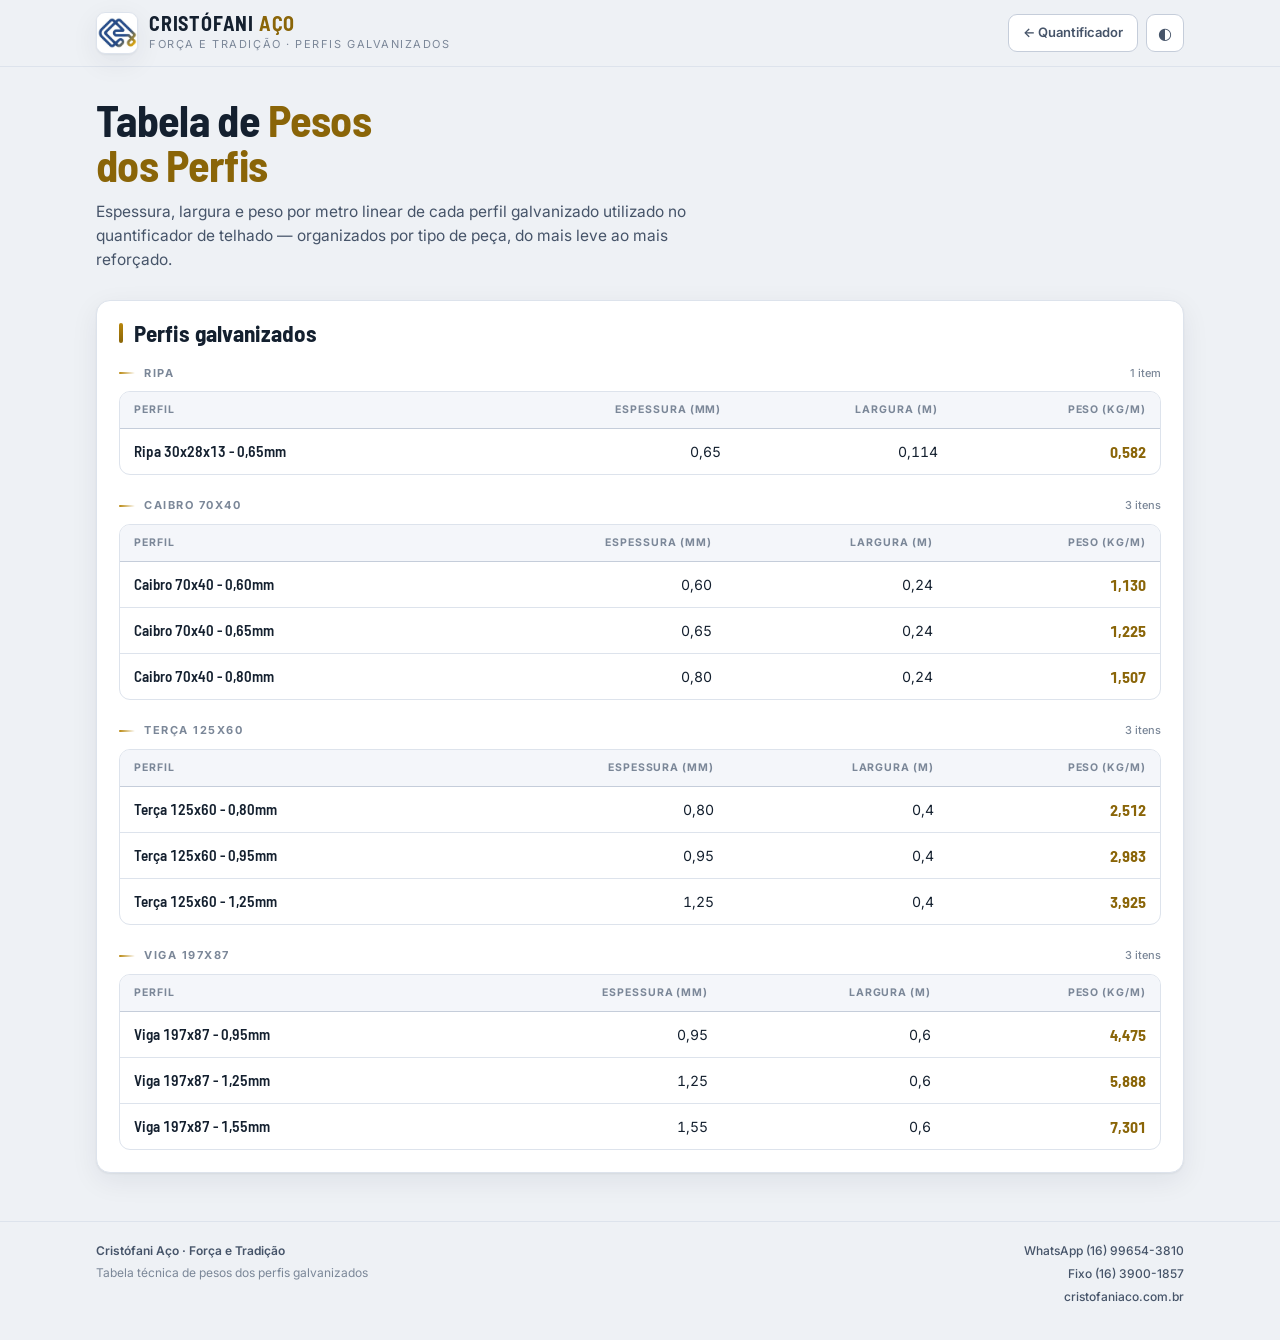
<file: tabela-pesos-perfis.html>
<!DOCTYPE html>
<html lang="pt-BR">
<head>
<meta charset="UTF-8">
<meta name="viewport" content="width=device-width, initial-scale=1.0">
<title>Tabela de Pesos dos Perfis · Cristófani Aço</title>
<style>
  @import url('https://fonts.googleapis.com/css2?family=Barlow+Semi+Condensed:wght@500;600;700&family=Inter:wght@400;500;600;700&display=swap');

  :root{
    --bg:#eef1f5;
    --surface:#ffffff;
    --surface-2:#f4f6fa;
    --ink:#14202f;
    --ink-soft:#465469;
    --ink-faint:#7b8798;
    --line:#dde3ec;
    --line-strong:#c5cdda;
    --accent:#234069;
    --accent-ink:#1a3151;
    --gold:#b8860b;
    --gold-ink:#8a6508;
    --steel:#234069;
    --steel-soft:#e7edf5;
    --radius:14px;
    --shadow:0 1px 2px rgba(20,30,55,.06), 0 8px 28px rgba(20,30,55,.07);
    --fdisplay:'Barlow Semi Condensed', 'Arial Narrow', sans-serif;
    --fbody:'Inter', system-ui, sans-serif;
  }
  @media (prefers-color-scheme: dark){
    :root:not([data-theme="light"]){
      --bg:#0d1420; --surface:#141d2b; --surface-2:#1b2537;
      --ink:#e8edf5; --ink-soft:#a4b0c2; --ink-faint:#74839a;
      --line:#26324a; --line-strong:#38486a;
      --accent:#5a86c4; --accent-ink:#7ba1d6;
      --gold:#d9b64e; --gold-ink:#e6c86e;
      --steel:#5a86c4; --steel-soft:#1a2740;
      --shadow:0 1px 2px rgba(0,0,0,.35), 0 10px 30px rgba(0,0,0,.4);
    }
  }
  :root[data-theme="dark"]{
    --bg:#0d1420; --surface:#141d2b; --surface-2:#1b2537;
    --ink:#e8edf5; --ink-soft:#a4b0c2; --ink-faint:#74839a;
    --line:#26324a; --line-strong:#38486a;
    --accent:#5a86c4; --accent-ink:#7ba1d6;
    --gold:#d9b64e; --gold-ink:#e6c86e;
    --steel:#5a86c4; --steel-soft:#1a2740;
    --shadow:0 1px 2px rgba(0,0,0,.35), 0 10px 30px rgba(0,0,0,.4);
  }

  *{box-sizing:border-box}
  body{background:var(--bg);color:var(--ink);font-family:var(--fbody);line-height:1.5;margin:0}
  .wrap{max-width:1120px;margin:0 auto;padding-inline:16px;padding-block:0}

  header.top{position:sticky;top:env(safe-area-inset-top,0px);z-index:20;
    background:color-mix(in srgb, var(--bg) 88%, transparent);
    backdrop-filter:blur(10px);border-bottom:1px solid var(--line)}
  .top-in{display:flex;align-items:center;gap:14px;max-width:1120px;margin:0 auto;
    padding:12px 16px}
  .logo{display:flex;align-items:center;gap:11px;min-width:0}
  .logo .mark{width:42px;height:42px;flex:none;border-radius:9px;background:#fff;
    display:grid;place-items:center;box-shadow:var(--shadow);overflow:hidden;
    border:1px solid var(--line)}
  .logo .mark img{width:100%;height:100%;object-fit:contain}
  .logo .txt{min-width:0}
  .logo .brand{font-family:var(--fdisplay);font-weight:700;font-size:20px;letter-spacing:.04em;
    line-height:1;color:var(--ink)}
  .logo .brand b{color:var(--gold-ink);font-weight:700}
  .logo .sub{font-size:11px;letter-spacing:.14em;text-transform:uppercase;color:var(--ink-faint);
    margin-top:3px;white-space:nowrap;overflow:hidden;text-overflow:ellipsis}
  .top-actions{margin-left:auto;display:flex;gap:8px;align-items:center}
  .theme-btn{border:1px solid var(--line-strong);background:var(--surface);color:var(--ink-soft);
    width:38px;height:38px;border-radius:9px;cursor:pointer;display:grid;place-items:center;font-size:16px}
  .theme-btn:hover{border-color:var(--accent)}
  .back-link{display:inline-flex;align-items:center;gap:6px;border:1px solid var(--line-strong);
    background:var(--surface);color:var(--ink-soft);font-family:var(--fbody);font-weight:600;
    font-size:13px;padding:0 14px;height:38px;border-radius:9px;text-decoration:none;transition:.15s}
  .back-link:hover{border-color:var(--accent);color:var(--accent-ink)}

  .intro{padding-block:30px 6px}
  .intro h1{font-family:var(--fdisplay);font-weight:700;font-size:clamp(26px,5.4vw,44px);
    letter-spacing:-.015em;line-height:1.03;margin:0 0 12px;text-wrap:balance;max-width:20ch;
    overflow-wrap:break-word}
  .intro h1 .em{color:var(--gold-ink)}
  .intro p{margin:0;color:var(--ink-soft);max-width:64ch;font-size:15.5px;line-height:1.55}

  .content{padding:22px 0 48px}

  .card{background:var(--surface);border:1px solid var(--line);border-radius:var(--radius);
    box-shadow:var(--shadow)}
  .card-h{padding:20px 22px 0}
  .card-h h2{font-family:var(--fdisplay);font-weight:700;font-size:23px;margin:0;
    letter-spacing:.005em;line-height:1.05;display:flex;align-items:center;gap:11px}
  .card-h h2::before{content:"";width:4px;height:.86em;border-radius:2px;flex:none;
    background:linear-gradient(var(--gold),var(--gold-ink))}
  .card-b{padding:16px 22px 22px}

  .sec-label{display:flex;align-items:center;gap:9px;font-size:11px;font-weight:700;
    letter-spacing:.14em;text-transform:uppercase;color:var(--ink-faint);margin:22px 0 10px}
  .sec-label:first-child{margin-top:4px}
  .sec-label::before{content:"";width:16px;height:2px;border-radius:1px;flex:none;
    background:linear-gradient(90deg,var(--gold),transparent)}
  .sec-label .count{margin-left:auto;font-weight:500;letter-spacing:0;text-transform:none;
    color:var(--ink-faint)}

  .table-wrap{overflow-x:auto;border:1px solid var(--line);border-radius:11px}
  table.ptable{width:100%;border-collapse:collapse;font-size:14px;min-width:480px}
  .ptable thead th{text-align:left;font-size:10.5px;font-weight:700;letter-spacing:.09em;
    text-transform:uppercase;color:var(--ink-faint);background:var(--surface-2);
    padding:10px 14px;border-bottom:1px solid var(--line-strong);white-space:nowrap}
  .ptable th:not(:first-child),.ptable td:not(:first-child){text-align:right}
  .ptable td{padding:11px 14px;border-bottom:1px solid var(--line);
    font-variant-numeric:tabular-nums}
  .ptable tbody tr:last-child td{border-bottom:0}
  .ptable tbody tr:hover{background:var(--surface-2)}
  .ptable td:first-child{font-family:var(--fdisplay);font-weight:600;font-size:15px;color:var(--ink)}
  .ptable td.kg{color:var(--gold-ink);font-weight:700;font-family:var(--fdisplay);font-size:15.5px}

  @media(max-width:480px){
    .card-b{padding:14px 14px 18px}
    table.ptable{min-width:0;font-size:12.5px}
    .ptable thead th{padding:8px 6px;font-size:8.5px;letter-spacing:.05em}
    .ptable td{padding:9px 6px}
    .ptable td:first-child{font-size:12.5px;line-height:1.25}
    .ptable td.kg{font-size:14px}
  }

  .note{margin-top:18px;font-size:11.5px;color:var(--ink-faint);line-height:1.5}
  .note b{color:var(--ink-soft)}

  footer{border-top:1px solid var(--line);padding:20px 0 34px;color:var(--ink-faint);font-size:12px}
  footer .wrap{display:flex;justify-content:space-between;gap:16px;flex-wrap:wrap;align-items:flex-start}
  .fcontacts{display:flex;flex-direction:column;gap:5px;text-align:right}
  @media(max-width:560px){.fcontacts{text-align:left}}
  .fcontacts a{color:var(--ink-soft);text-decoration:none;font-weight:500}
  .fcontacts a:hover{color:var(--gold-ink)}

  @media print{
    header.top,.theme-btn,.back-link,.intro p,footer{display:none!important}
    body{background:#fff}
    .card{box-shadow:none;border-color:#ccc}
  }
</style>
</head>
<body>
<header class="top">
  <div class="top-in">
    <div class="logo">
      <div class="mark">
        <img src="[data-uri]" alt="Cristófani Aço">
      </div>
      <div class="txt">
        <div class="brand">CRISTÓFANI <b>AÇO</b></div>
        <div class="sub">Força e Tradição · Perfis Galvanizados</div>
      </div>
    </div>
    <div class="top-actions">
      <a class="back-link" href="index.html">&larr; Quantificador</a>
      <button class="theme-btn" id="themeBtn" title="Alternar tema" aria-label="Alternar tema">◐</button>
    </div>
  </div>
</header>

<main class="wrap">
  <section class="intro">
    <h1>Tabela de <span class="em">Pesos dos Perfis</span></h1>
    <p>Espessura, largura e peso por metro linear de cada perfil galvanizado utilizado no
       quantificador de telhado — organizados por tipo de peça, do mais leve ao mais reforçado.</p>
  </section>

  <div class="content">
    <div class="card">
      <div class="card-h">
        <h2>Perfis galvanizados</h2>
      </div>
      <div class="card-b">

        <div class="sec-label">Ripa <span class="count">1 item</span></div>
        <div class="table-wrap">
          <table class="ptable">
            <thead><tr><th>Perfil</th><th>Espessura (mm)</th><th>Largura (m)</th><th>Peso (kg/m)</th></tr></thead>
            <tbody>
              <tr><td>Ripa 30x28x13 - 0,65mm</td><td>0,65</td><td>0,114</td><td class="kg">0,582</td></tr>
            </tbody>
          </table>
        </div>

        <div class="sec-label">Caibro 70x40 <span class="count">3 itens</span></div>
        <div class="table-wrap">
          <table class="ptable">
            <thead><tr><th>Perfil</th><th>Espessura (mm)</th><th>Largura (m)</th><th>Peso (kg/m)</th></tr></thead>
            <tbody>
              <tr><td>Caibro 70x40 - 0,60mm</td><td>0,60</td><td>0,24</td><td class="kg">1,130</td></tr>
              <tr><td>Caibro 70x40 - 0,65mm</td><td>0,65</td><td>0,24</td><td class="kg">1,225</td></tr>
              <tr><td>Caibro 70x40 - 0,80mm</td><td>0,80</td><td>0,24</td><td class="kg">1,507</td></tr>
            </tbody>
          </table>
        </div>

        <div class="sec-label">Terça 125x60 <span class="count">3 itens</span></div>
        <div class="table-wrap">
          <table class="ptable">
            <thead><tr><th>Perfil</th><th>Espessura (mm)</th><th>Largura (m)</th><th>Peso (kg/m)</th></tr></thead>
            <tbody>
              <tr><td>Terça 125x60 - 0,80mm</td><td>0,80</td><td>0,4</td><td class="kg">2,512</td></tr>
              <tr><td>Terça 125x60 - 0,95mm</td><td>0,95</td><td>0,4</td><td class="kg">2,983</td></tr>
              <tr><td>Terça 125x60 - 1,25mm</td><td>1,25</td><td>0,4</td><td class="kg">3,925</td></tr>
            </tbody>
          </table>
        </div>

        <div class="sec-label">Viga 197x87 <span class="count">3 itens</span></div>
        <div class="table-wrap">
          <table class="ptable">
            <thead><tr><th>Perfil</th><th>Espessura (mm)</th><th>Largura (m)</th><th>Peso (kg/m)</th></tr></thead>
            <tbody>
              <tr><td>Viga 197x87 - 0,95mm</td><td>0,95</td><td>0,6</td><td class="kg">4,475</td></tr>
              <tr><td>Viga 197x87 - 1,25mm</td><td>1,25</td><td>0,6</td><td class="kg">5,888</td></tr>
              <tr><td>Viga 197x87 - 1,55mm</td><td>1,55</td><td>0,6</td><td class="kg">7,301</td></tr>
            </tbody>
          </table>
        </div>


      </div>
    </div>
  </div>
</main>

<footer>
  <div class="wrap">
    <div>
      <div style="color:var(--ink-soft);font-weight:600">Cristófani Aço · Força e Tradição</div>
      <div style="margin-top:4px">Tabela técnica de pesos dos perfis galvanizados</div>
    </div>
    <div class="fcontacts">
      <a href="https://wa.me/5516996543810" target="_blank" rel="noopener">WhatsApp (16) 99654-3810</a>
      <a href="tel:+551639001857">Fixo (16) 3900-1857</a>
      <a href="https://cristofaniaco.com.br" target="_blank" rel="noopener">cristofaniaco.com.br</a>
    </div>
  </div>
</footer>

<script>
const themeBtn=document.getElementById('themeBtn');
themeBtn.addEventListener('click',()=>{
  const root=document.documentElement;
  const cur=root.getAttribute('data-theme');
  const isDark = cur ? cur==='dark' : matchMedia('(prefers-color-scheme: dark)').matches;
  root.setAttribute('data-theme', isDark?'light':'dark');
});
</script>
</body>
</html>
</file>
